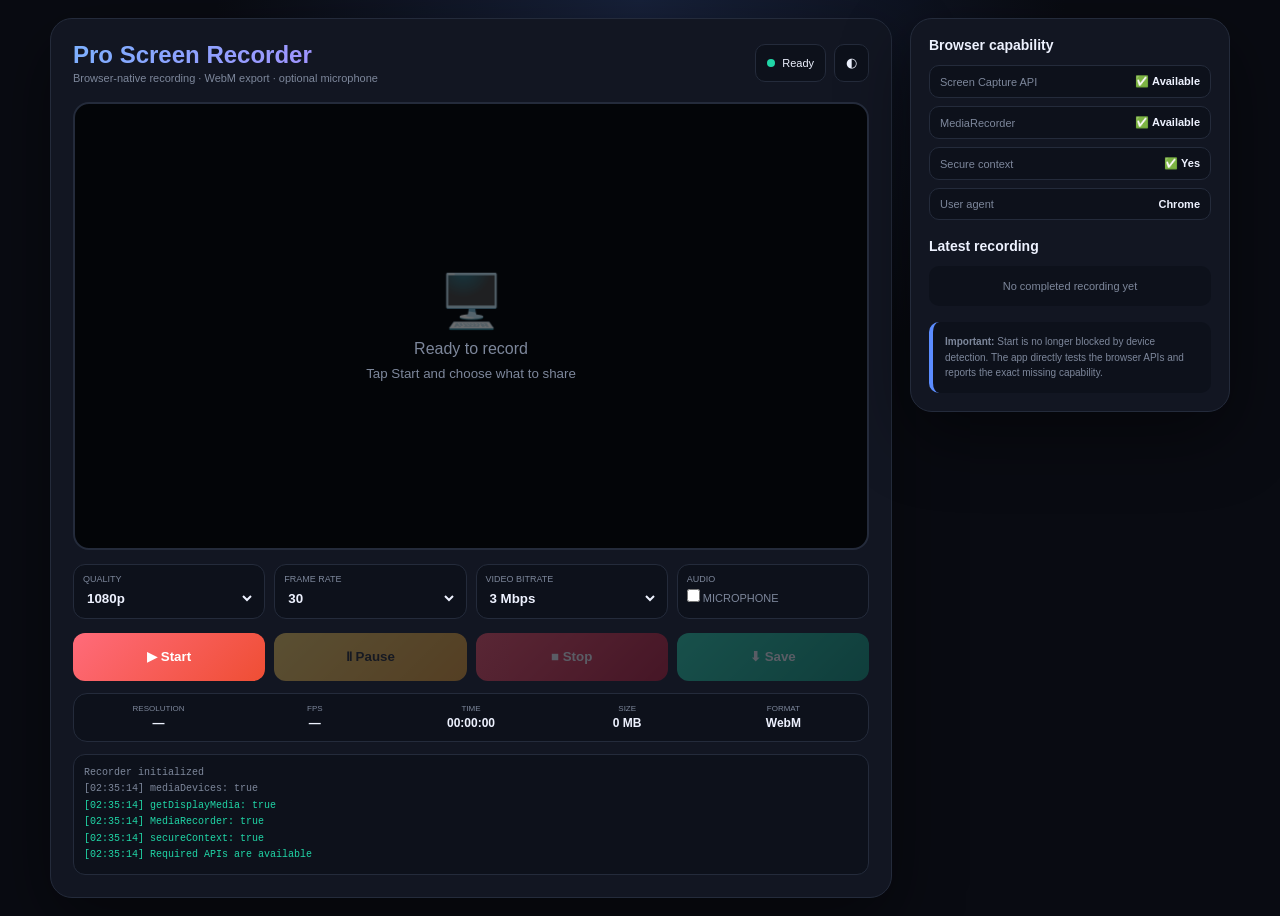
<file: index.html>
<!DOCTYPE html>
<html lang="en">
<head>
<meta charset="UTF-8">
<meta name="viewport" content="width=device-width,initial-scale=1,maximum-scale=1,user-scalable=no">
<title>Pro Screen Recorder</title>
<style>
:root{--bg:#090b12;--card:#121622;--panel:#0d111b;--line:#242b3b;--text:#eef2ff;--muted:#7d879b;--blue:#5b8cff;--green:#20d6a7;--red:#ff5f72;--gold:#ffd35a;--shadow:0 24px 70px rgba(0,0,0,.45)}[data-theme=light]{--bg:#eef2f7;--card:#fff;--panel:#f7f9fc;--line:#dde3ec;--text:#172033;--muted:#667085;--shadow:0 20px 55px rgba(42,52,72,.14)}*{box-sizing:border-box;margin:0;padding:0}body{font-family:-apple-system,BlinkMacSystemFont,"Segoe UI",sans-serif;background:radial-gradient(circle at top,#17213a 0,var(--bg) 38%);color:var(--text);min-height:100vh;padding:18px}.app{max-width:1180px;margin:auto;display:grid;grid-template-columns:minmax(0,1fr) 320px;gap:18px}.card,.side{background:var(--card);border:1px solid var(--line);border-radius:22px;box-shadow:var(--shadow)}.card{padding:22px}.side{padding:18px;height:max-content}.header{display:flex;justify-content:space-between;align-items:center;gap:12px;margin-bottom:18px}.brand h1{font-size:24px;background:linear-gradient(135deg,#7cb1ff,#aa8cff);-webkit-background-clip:text;color:transparent}.brand p{font-size:11px;color:var(--muted);margin-top:3px}.actions{display:flex;gap:8px;align-items:center}.icon-btn,.pill{border:1px solid var(--line);background:var(--panel);color:var(--text);border-radius:10px;min-height:38px;padding:8px 11px}.pill{display:flex;gap:7px;align-items:center;font-size:11px}.dot{width:8px;height:8px;border-radius:50%;background:#5d6677}.dot.ready{background:var(--green)}.dot.rec{background:var(--red);animation:pulse 1s infinite}.dot.pause{background:var(--gold)}@keyframes pulse{50%{opacity:.25}}.preview{position:relative;aspect-ratio:16/9;min-height:230px;background:#030508;border:2px solid var(--line);border-radius:16px;overflow:hidden}.preview.active{border-color:var(--red)}video{width:100%;height:100%;object-fit:contain;display:none}video.active{display:block}.placeholder{height:100%;display:flex;flex-direction:column;align-items:center;justify-content:center;text-align:center;color:var(--muted);gap:8px;padding:24px}.placeholder .big{font-size:52px;opacity:.45}.timer{position:absolute;top:12px;left:12px;background:rgba(0,0,0,.78);padding:7px 12px;border-radius:20px;font:600 13px monospace;display:none}.timer.show{display:block}.settings{display:grid;grid-template-columns:repeat(4,1fr);gap:9px;margin:14px 0}.field{background:var(--panel);border:1px solid var(--line);border-radius:12px;padding:9px}.field label{display:block;font-size:9px;text-transform:uppercase;color:var(--muted);margin-bottom:5px}.field select{width:100%;background:transparent;color:var(--text);border:0;outline:0;font-weight:600}.controls{display:grid;grid-template-columns:repeat(4,1fr);gap:9px;margin-bottom:12px}.btn{border:0;border-radius:12px;min-height:48px;color:white;font-weight:700}.btn:disabled{opacity:.3}.start{background:linear-gradient(135deg,#ff6b7a,#ef4e34)}.pause{background:linear-gradient(135deg,#ffd35a,#ec9d27);color:#222}.stop{background:linear-gradient(135deg,#ff4d61,#bd1730)}.save{background:linear-gradient(135deg,#27d6aa,#0b9a77)}.stats{display:grid;grid-template-columns:repeat(5,1fr);gap:7px;background:var(--panel);border:1px solid var(--line);border-radius:14px;padding:10px}.stat{text-align:center}.stat small{display:block;color:var(--muted);font-size:8px;text-transform:uppercase}.stat strong{font-size:12px}.log{margin-top:12px;background:var(--panel);border:1px solid var(--line);border-radius:12px;padding:10px;max-height:140px;overflow:auto;font:10px/1.65 monospace;color:var(--muted)}.ok{color:var(--green)}.err{color:var(--red)}.warn{color:var(--gold)}.side h2{font-size:14px;margin-bottom:12px}.support{display:grid;gap:8px}.support-row,.history-item{display:flex;justify-content:space-between;align-items:center;padding:9px 10px;background:var(--panel);border:1px solid var(--line);border-radius:10px;font-size:11px}.support-row span:first-child{color:var(--muted)}.history{margin-top:18px}.history-empty{font-size:11px;color:var(--muted);padding:14px;text-align:center;background:var(--panel);border-radius:10px}.note{margin-top:16px;padding:12px;background:var(--panel);border-left:4px solid var(--blue);border-radius:10px;font-size:10px;line-height:1.55;color:var(--muted)}@media(max-width:900px){.app{grid-template-columns:1fr}}@media(max-width:620px){body{padding:8px}.card{padding:13px}.brand h1{font-size:19px}.settings,.controls{grid-template-columns:1fr 1fr}.stats{grid-template-columns:repeat(3,1fr)}.preview{min-height:190px}}
</style>
</head>
<body>
<div class="app"><main class="card"><div class="header"><div class="brand"><h1>Pro Screen Recorder</h1><p>Browser-native recording · WebM export · optional microphone</p></div><div class="actions"><span class="pill"><span id="dot" class="dot"></span><span id="status">Checking</span></span><button id="theme" class="icon-btn">◐</button></div></div><div id="previewBox" class="preview"><video id="preview" autoplay muted playsinline></video><div id="placeholder" class="placeholder"><div class="big">🖥️</div><div id="placeholderTitle">Checking browser support</div><small id="placeholderText">Please wait…</small></div><div id="timer" class="timer">● 00:00:00</div></div><div class="settings"><div class="field"><label>Quality</label><select id="quality"><option value="720">720p</option><option value="1080" selected>1080p</option><option value="2160">4K request</option></select></div><div class="field"><label>Frame rate</label><select id="fps"><option>15</option><option selected>30</option><option>60</option></select></div><div class="field"><label>Video bitrate</label><select id="bitrate"><option value="1500000">1.5 Mbps</option><option value="3000000" selected>3 Mbps</option><option value="6000000">6 Mbps</option></select></div><div class="field"><label>Audio</label><label style="font-size:11px;color:var(--muted)"><input id="mic" type="checkbox"> Microphone</label></div></div><div class="controls"><button id="start" class="btn start">▶ Start</button><button id="pause" class="btn pause" disabled>Ⅱ Pause</button><button id="stop" class="btn stop" disabled>■ Stop</button><button id="save" class="btn save" disabled>⬇ Save</button></div><div class="stats"><div class="stat"><small>Resolution</small><strong id="resolution">—</strong></div><div class="stat"><small>FPS</small><strong id="fpsInfo">—</strong></div><div class="stat"><small>Time</small><strong id="time">00:00:00</strong></div><div class="stat"><small>Size</small><strong id="size">0 MB</strong></div><div class="stat"><small>Format</small><strong id="format">WebM</strong></div></div><div id="log" class="log"><div>Recorder initialized</div></div></main><aside class="side"><h2>Browser capability</h2><div class="support"><div class="support-row"><span>Screen Capture API</span><strong id="displaySupport">—</strong></div><div class="support-row"><span>MediaRecorder</span><strong id="recordSupport">—</strong></div><div class="support-row"><span>Secure context</span><strong id="secureSupport">—</strong></div><div class="support-row"><span>User agent</span><strong id="browserSupport">—</strong></div></div><div class="history"><h2>Latest recording</h2><div id="history"><div class="history-empty">No completed recording yet</div></div></div><div class="note"><strong>Important:</strong> Start is no longer blocked by device detection. The app directly tests the browser APIs and reports the exact missing capability.</div></aside></div>
<script>
const $=id=>document.getElementById(id);const s={stream:null,mic:null,rec:null,chunks:[],blob:null,recording:false,start:0,tick:null,mime:'video/webm'};const e={start:$('start'),pause:$('pause'),stop:$('stop'),save:$('save'),video:$('preview'),box:$('previewBox'),ph:$('placeholder'),pt:$('placeholderTitle'),ps:$('placeholderText'),dot:$('dot'),status:$('status'),timer:$('timer'),time:$('time'),size:$('size'),res:$('resolution'),fps:$('fpsInfo'),format:$('format'),log:$('log'),history:$('history')};
function log(m,c=''){const d=document.createElement('div');d.className=c;d.textContent='['+new Date().toTimeString().slice(0,8)+'] '+m;e.log.appendChild(d);e.log.scrollTop=e.log.scrollHeight}function state(t,c=''){e.status.textContent=t;e.dot.className='dot '+c}function duration(ms){const n=Math.floor(ms/1000);return[String(Math.floor(n/3600)).padStart(2,'0'),String(Math.floor(n%3600/60)).padStart(2,'0'),String(n%60).padStart(2,'0')].join(':')}function chooseMime(){return['video/webm;codecs=vp9,opus','video/webm;codecs=vp8,opus','video/webm'].find(x=>MediaRecorder.isTypeSupported(x))||'video/webm'}
function capabilities(){const media=!!navigator.mediaDevices;const display=media&&typeof navigator.mediaDevices.getDisplayMedia==='function';const recorder=typeof window.MediaRecorder==='function';const secure=window.isSecureContext;displaySupport.textContent=display?'✅ Available':'❌ Missing';recordSupport.textContent=recorder?'✅ Available':'❌ Missing';secureSupport.textContent=secure?'✅ Yes':'⚠️ No';browserSupport.textContent=navigator.userAgent.includes('SamsungBrowser')?'Samsung':navigator.userAgent.includes('Chrome')?'Chrome':'Other';log('mediaDevices: '+media+(media?'':' (missing)'));log('getDisplayMedia: '+display,display?'ok':'err');log('MediaRecorder: '+recorder,recorder?'ok':'err');log('secureContext: '+secure,secure?'ok':'warn');return{display,recorder}}
function init(){const c=capabilities();const ok=c.display&&c.recorder;e.start.disabled=!ok;if(ok){state('Ready','ready');e.pt.textContent='Ready to record';e.ps.textContent='Tap Start and choose what to share';log('Required APIs are available','ok')}else{state('Unavailable');e.pt.textContent='Screen capture unavailable';e.ps.textContent=!c.display?'This browser page does not expose getDisplayMedia':'MediaRecorder is missing';log('Required capability is unavailable','err')}}
async function start(){if(s.recording)return;const c=capabilities();if(!c.display||!c.recorder){init();return}e.start.disabled=true;state('Requesting');try{const q=Number($('quality').value),fps=Number($('fps').value);const screen=await navigator.mediaDevices.getDisplayMedia({video:{height:{ideal:q},frameRate:{ideal:fps}},audio:true});if($('mic').checked){try{s.mic=await navigator.mediaDevices.getUserMedia({audio:{echoCancellation:true,noiseSuppression:true},video:false});s.mic.getAudioTracks().forEach(t=>screen.addTrack(t));log('Microphone added','ok')}catch(err){log('Microphone unavailable: '+err.message,'warn')}}s.stream=screen;s.chunks=[];s.mime=chooseMime();s.rec=new MediaRecorder(screen,{mimeType:s.mime,videoBitsPerSecond:Number($('bitrate').value)});s.rec.ondataavailable=x=>{if(x.data?.size){s.chunks.push(x.data);e.size.textContent=(s.chunks.reduce((a,b)=>a+b.size,0)/1048576).toFixed(1)+' MB'}};s.rec.onstop=complete;s.rec.start(1000);s.recording=true;s.start=Date.now();e.video.srcObject=screen;await e.video.play();e.video.classList.add('active');e.ph.style.display='none';e.box.classList.add('active');e.timer.classList.add('show');e.pause.disabled=false;e.stop.disabled=false;state('Recording','rec');const settings=screen.getVideoTracks()[0]?.getSettings()||{};e.res.textContent=settings.width&&settings.height?settings.width+'×'+settings.height:'Auto';e.fps.textContent=settings.frameRate?Math.round(settings.frameRate):fps;s.tick=setInterval(()=>{const t=duration(Date.now()-s.start);e.time.textContent=t;e.timer.textContent='● '+t},250);screen.getVideoTracks()[0].onended=stop;log('Recording started','ok')}catch(err){e.start.disabled=false;state('Ready','ready');log(err.name+': '+err.message,'err')}}
function pause(){if(!s.rec)return;if(s.rec.state==='recording'){s.rec.pause();e.pause.textContent='▶ Resume';state('Paused','pause')}else if(s.rec.state==='paused'){s.rec.resume();e.pause.textContent='Ⅱ Pause';state('Recording','rec')}}function stop(){if(!s.recording)return;s.recording=false;clearInterval(s.tick);if(s.rec&&s.rec.state!=='inactive')s.rec.stop();s.stream?.getTracks().forEach(t=>t.stop());s.mic?.getTracks().forEach(t=>t.stop());s.stream=s.mic=null;e.stop.disabled=e.pause.disabled=true;e.timer.classList.remove('show');e.video.classList.remove('active');e.video.srcObject=null;e.ph.style.display='flex';e.box.classList.remove('active');e.start.disabled=false;state('Stopped');log('Recording stopped')}
function complete(){s.blob=new Blob(s.chunks,{type:s.mime});e.save.disabled=!s.blob.size;e.format.textContent=s.mime.includes('vp9')?'WebM VP9':s.mime.includes('vp8')?'WebM VP8':'WebM';e.history.innerHTML='<div class="history-item"><span>'+new Date().toLocaleTimeString()+'</span><strong>'+(s.blob.size/1048576).toFixed(1)+' MB</strong></div>';log('Recording ready to save','ok')}function save(){if(!s.blob)return;const u=URL.createObjectURL(s.blob),a=document.createElement('a');a.href=u;a.download='screen-recording-'+new Date().toISOString().replace(/[:.]/g,'-')+'.webm';a.click();setTimeout(()=>URL.revokeObjectURL(u),5000)}
e.start.onclick=start;e.pause.onclick=pause;e.stop.onclick=stop;e.save.onclick=save;$('theme').onclick=()=>{document.documentElement.dataset.theme=document.documentElement.dataset.theme==='light'?'dark':'light'};window.addEventListener('beforeunload',()=>s.stream?.getTracks().forEach(t=>t.stop()));init();
</script>
</body></html>
</file>
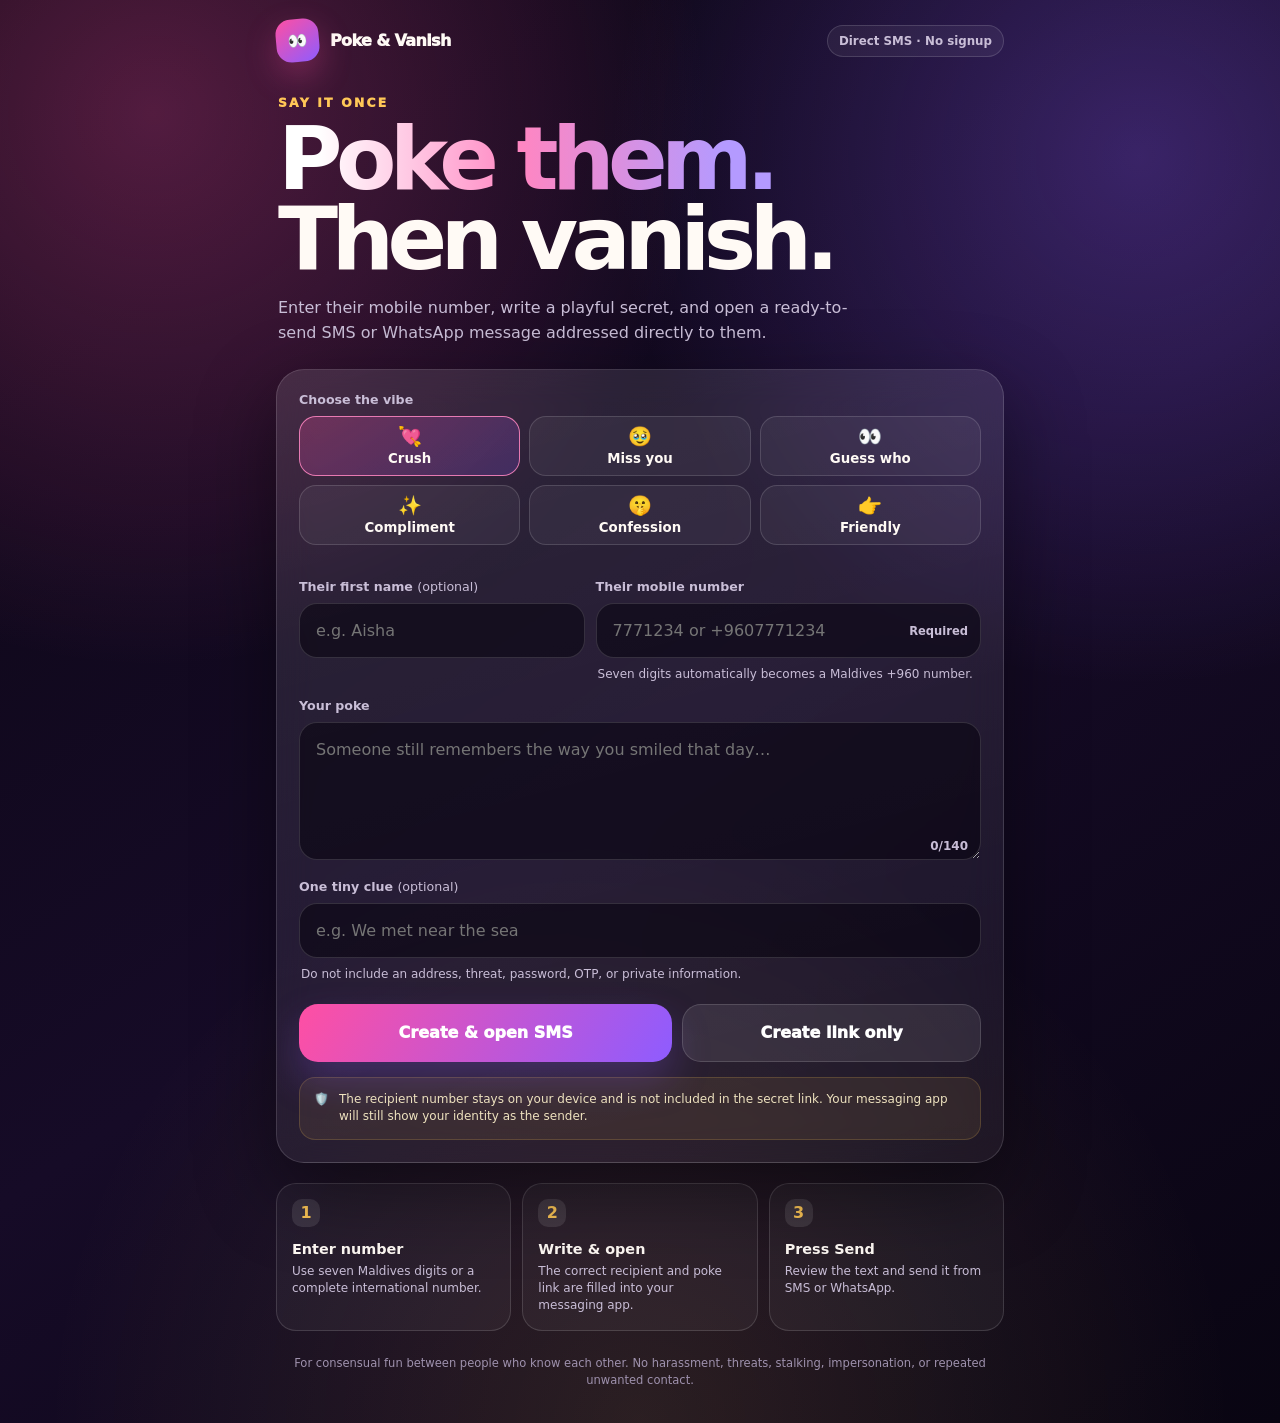
<file: poke/index.html>
<!doctype html>
<html lang="en">
<head>
<meta charset="utf-8">
<meta name="viewport" content="width=device-width,initial-scale=1,viewport-fit=cover">
<meta name="theme-color" content="#10071c">
<title>Poke & Vanish</title>
<style>
:root{--bg:#0d0718;--panel:rgba(255,255,255,.075);--line:rgba(255,255,255,.14);--text:#fffaf5;--muted:#c9bed7;--pink:#ff4fa3;--violet:#8e5cff;--gold:#ffc857;--green:#39d98a;--blue:#5a9cff;--shadow:0 28px 80px rgba(0,0,0,.44)}
*{box-sizing:border-box}html{background:var(--bg)}body{margin:0;min-height:100vh;min-height:100dvh;color:var(--text);font-family:Inter,system-ui,-apple-system,"Segoe UI",sans-serif;background:radial-gradient(circle at 12% 8%,rgba(255,79,163,.29),transparent 32%),radial-gradient(circle at 89% 11%,rgba(142,92,255,.31),transparent 31%),radial-gradient(circle at 50% 100%,rgba(255,200,87,.12),transparent 38%),linear-gradient(145deg,#0b0613,#160b27 52%,#090512);overflow-x:hidden}button,input,textarea{font:inherit}.shell{width:min(100%,760px);margin:auto;padding:max(19px,env(safe-area-inset-top)) 16px max(30px,env(safe-area-inset-bottom))}.top{display:flex;align-items:center;justify-content:space-between;margin-bottom:24px}.brand{display:flex;align-items:center;gap:11px;font-weight:950;letter-spacing:-.04em}.logo{display:grid;place-items:center;width:43px;height:43px;border-radius:15px;background:linear-gradient(145deg,var(--pink),var(--violet));box-shadow:0 13px 32px rgba(255,79,163,.3);transform:rotate(-5deg)}.pill{padding:8px 11px;border:1px solid var(--line);border-radius:999px;background:rgba(255,255,255,.055);color:var(--muted);font-size:.74rem;font-weight:800}.hero{padding:10px 2px 23px}.eyebrow{margin:0 0 9px;color:var(--gold);font-size:.77rem;font-weight:950;text-transform:uppercase;letter-spacing:.18em}h1{margin:0;font-size:clamp(2.45rem,11vw,5.5rem);line-height:.91;letter-spacing:-.075em}.gradient{background:linear-gradient(90deg,#fff 8%,#ff86c2 49%,#b49aff 90%);background-clip:text;-webkit-background-clip:text;color:transparent}.lead{max-width:585px;margin:17px 0 0;color:var(--muted);line-height:1.56}.card{border:1px solid var(--line);border-radius:28px;background:linear-gradient(165deg,rgba(255,255,255,.11),rgba(255,255,255,.043));box-shadow:var(--shadow);backdrop-filter:blur(18px);-webkit-backdrop-filter:blur(18px);overflow:hidden}.composer,.result{padding:22px}.label{display:block;margin-bottom:9px;color:var(--muted);font-size:.79rem;font-weight:850}.moods{display:grid;grid-template-columns:repeat(3,1fr);gap:9px;margin-bottom:19px}.mood{min-height:60px;border:1px solid var(--line);border-radius:17px;background:rgba(255,255,255,.052);color:var(--text);cursor:pointer;transition:.18s}.mood:hover{transform:translateY(-2px)}.mood.active{border-color:rgba(255,134,194,.86);background:linear-gradient(145deg,rgba(255,79,163,.24),rgba(142,92,255,.2))}.mood span{display:block;font-size:1.2rem}.mood small{font-weight:850}.row{display:grid;grid-template-columns:1fr 1.35fr;gap:11px}.field{margin-top:15px}input,textarea{width:100%;border:1px solid var(--line);border-radius:18px;outline:none;color:var(--text);background:rgba(7,3,14,.54);transition:.18s}input{height:55px;padding:0 16px}textarea{min-height:138px;resize:vertical;padding:15px 16px 38px;line-height:1.5}input:focus,textarea:focus{border-color:rgba(255,79,163,.74);box-shadow:0 0 0 4px rgba(255,79,163,.1)}.input-wrap,.phone-wrap{position:relative}.counter{position:absolute;right:13px;bottom:11px;color:var(--muted);font-size:.75rem;font-weight:850}.phone-state{position:absolute;right:13px;top:50%;transform:translateY(-50%);font-size:.72rem;font-weight:900;color:var(--muted);pointer-events:none}.phone-state.ok{color:#79ebb7}.phone-state.bad{color:#ff8c97}.helper{margin:8px 2px 0;color:var(--muted);font-size:.75rem;line-height:1.45}.actions{display:grid;grid-template-columns:1.25fr 1fr;gap:10px;margin-top:20px}.btn{min-height:58px;border-radius:19px;color:#fff;font-weight:950;cursor:pointer;transition:.18s}.btn:hover,.share:hover{transform:translateY(-2px);filter:brightness(1.06)}.btn:active,.share:active{transform:scale(.985)}.primary{border:0;background:linear-gradient(120deg,var(--pink),var(--violet));box-shadow:0 18px 38px rgba(142,92,255,.25)}.secondary{border:1px solid var(--line);background:rgba(255,255,255,.085)}.notice{display:flex;gap:10px;margin-top:15px;padding:13px 14px;border-radius:16px;background:rgba(255,200,87,.08);border:1px solid rgba(255,200,87,.18);color:#eee2bf;font-size:.75rem;line-height:1.45}.result{display:none;margin-top:18px}.result.show{display:block;animation:rise .35s ease both}@keyframes rise{from{opacity:0;transform:translateY(12px)}to{opacity:1;transform:none}}.result h2{margin:0 0 7px;font-size:1.45rem;letter-spacing:-.04em}.result p{margin:0;color:var(--muted);line-height:1.5}.recipient-badge{display:inline-flex;margin-top:14px;padding:8px 11px;border-radius:999px;background:rgba(90,156,255,.12);border:1px solid rgba(90,156,255,.23);color:#dceaff;font-size:.78rem;font-weight:850}.linkbox{display:flex;align-items:center;gap:9px;margin:13px 0 12px;padding:9px 9px 9px 14px;border-radius:16px;border:1px solid var(--line);background:rgba(5,2,10,.46)}.linkbox code{min-width:0;flex:1;overflow:hidden;text-overflow:ellipsis;white-space:nowrap;color:#eddfff;font-size:.75rem}.copy{padding:10px 13px;border:0;border-radius:13px;color:#fff;background:rgba(255,255,255,.13);font-weight:850;cursor:pointer}.share-grid{display:grid;grid-template-columns:1fr 1fr;gap:10px}.share{min-height:53px;border-radius:15px;color:#fff;font-weight:900;cursor:pointer;transition:.18s}.sms{background:rgba(90,156,255,.16);border:1px solid rgba(90,156,255,.3)}.wa{background:rgba(57,217,138,.14);border:1px solid rgba(57,217,138,.29)}.how{display:grid;grid-template-columns:repeat(3,1fr);gap:11px;margin-top:20px}.step{padding:15px;min-height:128px;border-radius:20px;border:1px solid var(--line);background:rgba(255,255,255,.042)}.step b{display:grid;place-items:center;width:28px;height:28px;margin-bottom:14px;border-radius:10px;background:rgba(255,255,255,.11);color:var(--gold)}.step strong{display:block;margin-bottom:6px;font-size:.9rem}.step p{margin:0;color:var(--muted);font-size:.75rem;line-height:1.45}footer{padding:24px 3px 4px;color:#9e91ad;font-size:.72rem;line-height:1.5;text-align:center}.viewer-shell{display:none;min-height:calc(100dvh - 45px);align-items:center;justify-content:center}body.viewer .creator-shell{display:none}body.viewer .viewer-shell{display:flex}.viewer-card{width:100%;padding:29px 22px;text-align:center}.orb{display:grid;place-items:center;width:94px;height:94px;margin:0 auto 20px;border-radius:32px;font-size:2.7rem;background:linear-gradient(145deg,rgba(255,79,163,.92),rgba(142,92,255,.92));box-shadow:0 20px 70px rgba(255,79,163,.32);animation:float 2.4s ease-in-out infinite}@keyframes float{0%,100%{transform:translateY(0) rotate(-4deg)}50%{transform:translateY(-9px) rotate(4deg)}}.viewer-card h1{font-size:clamp(2.2rem,11vw,4.5rem);line-height:.98}.to-name{margin:13px 0 0;color:var(--gold);font-weight:900}.reveal{width:100%;margin-top:24px}.secret{display:none;margin-top:22px;padding:25px 18px;border-radius:23px;border:1px solid rgba(255,255,255,.16);background:rgba(255,255,255,.075)}.secret.show{display:block;animation:pop .42s ease both}@keyframes pop{from{opacity:0;transform:scale(.92)}to{opacity:1;transform:scale(1)}}.secret-message{margin:0;font-size:clamp(1.35rem,6vw,2.25rem);line-height:1.3;letter-spacing:-.035em;overflow-wrap:anywhere}.clue{margin:17px 0 0;color:#e0d2ed}.timer{width:100%;height:7px;margin:22px 0 10px;overflow:hidden;border-radius:999px;background:rgba(255,255,255,.1)}.timer div{height:100%;width:100%;background:linear-gradient(90deg,var(--pink),var(--gold));transform-origin:left}.countdown{margin:0;color:var(--muted);font-size:.77rem}.vanished{display:none}.vanished.show{display:block;animation:rise .35s ease both}.report-row{display:flex;justify-content:center;gap:8px;margin-top:20px}.mini{border:1px solid var(--line);border-radius:999px;padding:8px 12px;color:var(--muted);background:rgba(255,255,255,.04);cursor:pointer;font-size:.75rem}.toast{position:fixed;left:50%;bottom:max(22px,env(safe-area-inset-bottom));z-index:50;transform:translate(-50%,20px);padding:12px 16px;border-radius:999px;color:#fff;background:rgba(17,10,29,.96);border:1px solid var(--line);box-shadow:var(--shadow);opacity:0;pointer-events:none;transition:.2s;font-size:.8rem;font-weight:850}.toast.show{opacity:1;transform:translate(-50%,0)}
@media(max-width:560px){.shell{padding-inline:14px}.composer,.result{padding:17px}.moods{grid-template-columns:repeat(2,1fr)}.row,.actions,.share-grid,.how{grid-template-columns:1fr}.step{min-height:auto}.pill{display:none}}
</style>
</head>
<body>
<main class="shell creator-shell">
<header class="top"><div class="brand"><span class="logo">👀</span>Poke & Vanish</div><span class="pill">Direct SMS · No signup</span></header>
<section class="hero"><p class="eyebrow">Say it once</p><h1><span class="gradient">Poke them.</span><br>Then vanish.</h1><p class="lead">Enter their mobile number, write a playful secret, and open a ready-to-send SMS or WhatsApp message addressed directly to them.</p></section>
<section class="card composer">
<span class="label">Choose the vibe</span>
<div class="moods">
<button class="mood active" data-emoji="💘"><span>💘</span><small>Crush</small></button><button class="mood" data-emoji="🥹"><span>🥹</span><small>Miss you</small></button><button class="mood" data-emoji="👀"><span>👀</span><small>Guess who</small></button><button class="mood" data-emoji="✨"><span>✨</span><small>Compliment</small></button><button class="mood" data-emoji="🤫"><span>🤫</span><small>Confession</small></button><button class="mood" data-emoji="👉"><span>👉</span><small>Friendly</small></button>
</div>
<div class="row"><div class="field"><label class="label" for="recipient">Their first name <span style="font-weight:500">(optional)</span></label><input id="recipient" maxlength="32" placeholder="e.g. Aisha"></div><div class="field"><label class="label" for="phone">Their mobile number</label><div class="phone-wrap"><input id="phone" type="tel" inputmode="tel" autocomplete="tel" maxlength="22" placeholder="7771234 or +9607771234"><span id="phoneState" class="phone-state">Required</span></div><p class="helper">Seven digits automatically becomes a Maldives +960 number.</p></div></div>
<div class="field"><label class="label" for="message">Your poke</label><div class="input-wrap"><textarea id="message" maxlength="140" placeholder="Someone still remembers the way you smiled that day…"></textarea><span class="counter"><span id="count">0</span>/140</span></div></div>
<div class="field"><label class="label" for="clue">One tiny clue <span style="font-weight:500">(optional)</span></label><input id="clue" maxlength="45" placeholder="e.g. We met near the sea"><p class="helper">Do not include an address, threat, password, OTP, or private information.</p></div>
<div class="actions"><button id="smsNow" class="btn primary">Create & open SMS</button><button id="create" class="btn secondary">Create link only</button></div>
<div class="notice"><span>🛡️</span><span>The recipient number stays on your device and is not included in the secret link. Your messaging app will still show your identity as the sender.</span></div>
</section>
<section id="result" class="card result"><h2>Your poke is ready 👀</h2><p>The link is addressed to the number you entered.</p><span id="recipientBadge" class="recipient-badge">📱 Recipient</span><div class="linkbox"><code id="pokeLink"></code><button id="copy" class="copy">Copy</button></div><div class="share-grid"><button id="sms" class="share sms">Open SMS to this number</button><button id="whatsapp" class="share wa">Open WhatsApp chat</button></div></section>
<section class="how"><article class="step"><b>1</b><strong>Enter number</strong><p>Use seven Maldives digits or a complete international number.</p></article><article class="step"><b>2</b><strong>Write & open</strong><p>The correct recipient and poke link are filled into your messaging app.</p></article><article class="step"><b>3</b><strong>Press Send</strong><p>Review the text and send it from SMS or WhatsApp.</p></article></section>
<footer>For consensual fun between people who know each other. No harassment, threats, stalking, impersonation, or repeated unwanted contact.</footer>
</main>
<main class="shell viewer-shell"><section class="card viewer-card"><div id="viewerIntro"><div id="viewerEmoji" class="orb">👀</div><p class="eyebrow">A secret poke arrived</p><h1><span class="gradient">Someone noticed you.</span></h1><p id="viewerName" class="to-name"></p><p class="lead" style="margin-inline:auto">Open it when ready. It disappears after reveal.</p><button id="reveal" class="btn primary reveal">Reveal once</button></div><div id="secret" class="secret"><p id="secretMessage" class="secret-message"></p><p id="secretClue" class="clue"></p><div class="timer"><div id="timerBar"></div></div><p class="countdown">Vanishing in <strong id="seconds">15</strong> seconds</p></div><div id="vanished" class="vanished"><div class="orb">💨</div><h2>It vanished.</h2><button id="makeOwn" class="btn primary reveal">Send your own poke</button></div><div id="reportRow" class="report-row"><button id="report" class="mini">Report</button><button id="leave" class="mini">Leave</button></div></section></main>
<div id="toast" class="toast"></div>
<script>
(()=>{'use strict';const $=id=>document.getElementById(id),moods=[...document.querySelectorAll('.mood')],recipient=$('recipient'),phone=$('phone'),phoneState=$('phoneState'),message=$('message'),clue=$('clue'),result=$('result'),toast=$('toast');let emoji='💘',link='',target='',timer=null;
const notify=t=>{toast.textContent=t;toast.classList.add('show');clearTimeout(notify.t);notify.t=setTimeout(()=>toast.classList.remove('show'),2200)};
const normalize=v=>{let n=v.trim().replace(/[\s().-]/g,'');if(n.startsWith('00'))n='+'+n.slice(2);if(/^\d{7}$/.test(n))n='+960'+n;if(/^960\d{7}$/.test(n))n='+'+n;return n};const valid=n=>/^\+[1-9]\d{7,14}$/.test(n);const checkPhone=()=>{const n=normalize(phone.value),ok=valid(n);phoneState.textContent=phone.value.trim()?(ok?'Ready':'Check number'):'Required';phoneState.className='phone-state '+(phone.value.trim()?(ok?'ok':'bad'):'');return{n,ok}};
const enc=o=>{const a=new TextEncoder().encode(JSON.stringify(o));let b='';a.forEach(x=>b+=String.fromCharCode(x));return btoa(b).replace(/\+/g,'-').replace(/\//g,'_').replace(/=+$/g,'')};const dec=s=>{s=s.replace(/-/g,'+').replace(/_/g,'/');s+='='.repeat((4-s.length%4)%4);const b=atob(s),a=Uint8Array.from(b,c=>c.charCodeAt(0));return JSON.parse(new TextDecoder().decode(a))};const fp=s=>{let h=2166136261;for(let i=0;i<s.length;i++){h^=s.charCodeAt(i);h=Math.imul(h,16777619)}return(h>>>0).toString(36)};
moods.forEach(b=>b.onclick=()=>{moods.forEach(x=>x.classList.remove('active'));b.classList.add('active');emoji=b.dataset.emoji});message.oninput=()=>{$('count').textContent=message.value.length};phone.oninput=checkPhone;phone.onblur=()=>{const s=checkPhone();if(s.ok)phone.value=s.n};
function create(){const s=checkPhone(),text=message.value.trim(),hint=clue.value.trim();if(!s.ok){notify('Enter a valid recipient mobile number');phone.focus();return false}if(text.length<3){notify('Write a message first');message.focus();return false}if(/\b(kill|murder|rape|attack|bomb|suicide|password|otp)\b/i.test(text+' '+hint)){notify('Keep the poke safe and playful');return false}const token=enc({v:1,m:text,n:recipient.value.trim().slice(0,32),c:hint.slice(0,45),e:emoji});link=`${location.origin}${location.pathname}?open=1#${token}`;target=s.n;phone.value=target;$('pokeLink').textContent=link;$('recipientBadge').textContent='📱 '+target;result.classList.add('show');return true}
const text=()=>`👀 Someone sent you a disappearing poke. Open it once: ${link}`;function openSms(){if(!link&&!create())return;const sep=/iPhone|iPad|iPod/i.test(navigator.userAgent)?'&':'?';location.href=`sms:${target}${sep}body=${encodeURIComponent(text())}`}
$('create').onclick=()=>{if(create())result.scrollIntoView({behavior:'smooth'})};$('smsNow').onclick=()=>{if(create())openSms()};$('sms').onclick=openSms;$('whatsapp').onclick=()=>{if(!link&&!create())return;location.href=`https://wa.me/${target.replace(/^\+/,'')}?text=${encodeURIComponent(text())}`};$('copy').onclick=async()=>{if(!link&&!create())return;try{await navigator.clipboard.writeText(link);notify('Poke link copied')}catch(e){prompt('Copy this link:',link)}};
function gone(id){clearInterval(timer);try{localStorage.setItem('poke-'+id,'1')}catch(e){}$('viewerIntro').style.display='none';$('secret').classList.remove('show');$('reportRow').style.display='none';$('vanished').classList.add('show');try{history.replaceState(null,'',location.pathname)}catch(e){}}
function viewer(){const q=new URLSearchParams(location.search);if(q.get('open')!=='1'||!location.hash.slice(1))return;document.body.classList.add('viewer');const raw=location.hash.slice(1),id=fp(raw);let p;try{p=dec(raw);if(!p||p.v!==1)throw 0}catch(e){$('viewerIntro').innerHTML='<div class="orb">🫥</div><h2>Invalid poke</h2>';$('reportRow').style.display='none';return}try{if(localStorage.getItem('poke-'+id)==='1'){gone(id);return}}catch(e){}$('viewerEmoji').textContent=p.e||'👀';$('viewerName').textContent=p.n?'For '+p.n:'';$('secretMessage').textContent='“'+String(p.m).slice(0,140)+'”';$('secretClue').textContent=p.c?'Tiny clue: '+String(p.c).slice(0,45):'';$('reveal').onclick=()=>{$('viewerIntro').style.display='none';$('secret').classList.add('show');let n=15;$('timerBar').style.transition='transform 15s linear';requestAnimationFrame(()=>$('timerBar').style.transform='scaleX(0)');timer=setInterval(()=>{$('seconds').textContent=--n;if(n<=0)gone(id)},1000)};$('report').onclick=()=>gone(id);$('leave').onclick=()=>gone(id);$('makeOwn').onclick=()=>location.href=location.pathname}viewer()})();
</script>
</body>
</html>
</file>
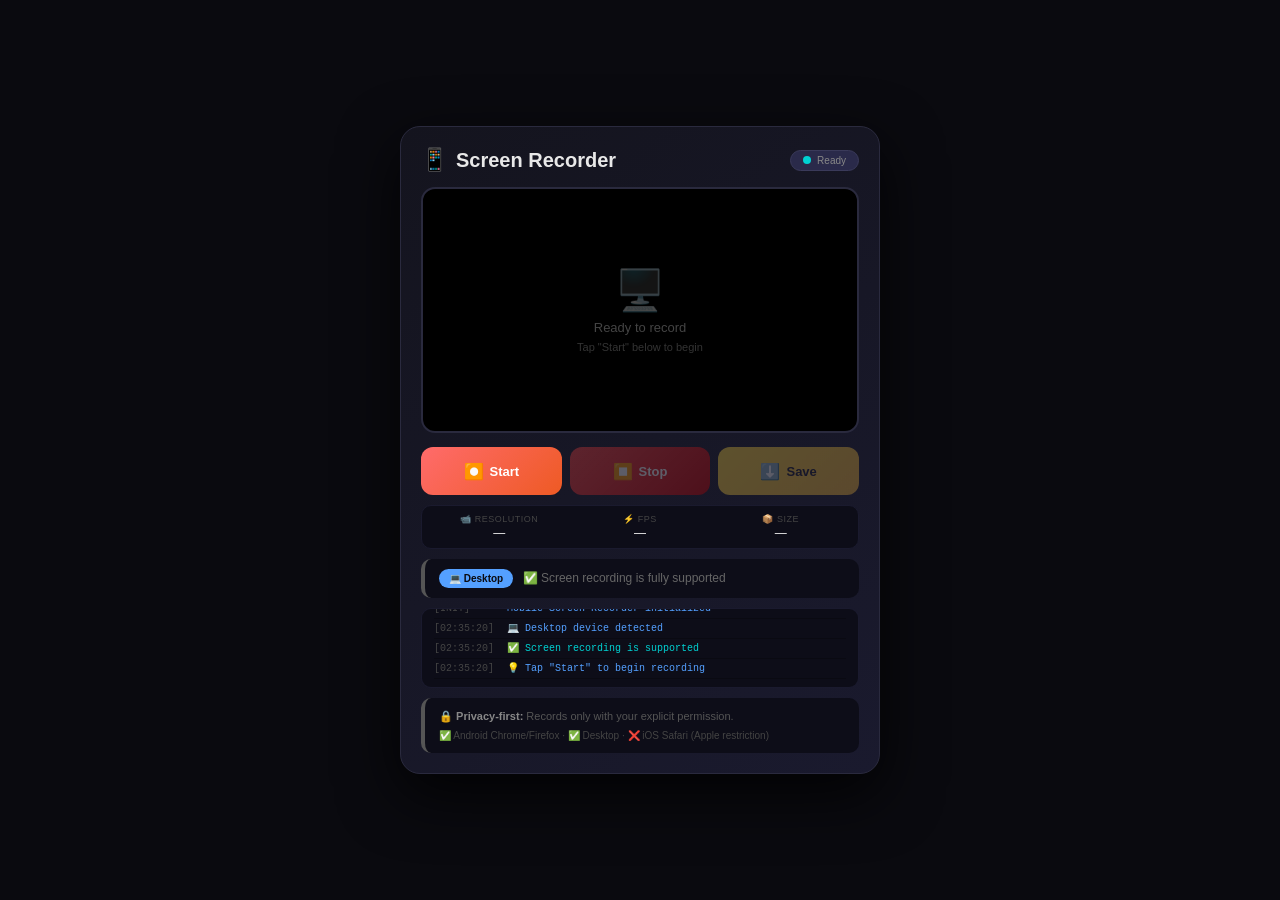
<file: original-one-file.html>
<!DOCTYPE html>
<html lang="en">
<head>
    <meta charset="UTF-8" />
    <meta name="viewport" content="width=device-width, initial-scale=1.0, maximum-scale=1.0, user-scalable=no" />
    <title>📱 Screen Recorder</title>
    <style>
        * {
            margin: 0;
            padding: 0;
            box-sizing: border-box;
        }

        body {
            font-family: -apple-system, BlinkMacSystemFont, 'Segoe UI', Roboto, sans-serif;
            background: #0a0a0f;
            color: #e8e8e8;
            min-height: 100vh;
            display: flex;
            justify-content: center;
            align-items: center;
            padding: 12px;
            touch-action: manipulation;
        }

        .container {
            max-width: 480px;
            width: 100%;
            background: linear-gradient(145deg, #14141e, #1a1a2e);
            border-radius: 20px;
            padding: 20px;
            border: 1px solid #2a2a3e;
            box-shadow: 0 20px 60px rgba(0, 0, 0, 0.8);
        }

        .header {
            display: flex;
            justify-content: space-between;
            align-items: center;
            margin-bottom: 14px;
        }

        .header h1 {
            font-size: 20px;
            font-weight: 700;
            display: flex;
            align-items: center;
            gap: 8px;
        }

        .header h1 .icon {
            font-size: 22px;
        }

        .badge {
            font-size: 10px;
            padding: 4px 12px;
            border-radius: 20px;
            background: #2a2a4a;
            color: #888;
            border: 1px solid #3a3a5a;
            display: flex;
            align-items: center;
            gap: 6px;
        }

        .badge .dot {
            width: 8px;
            height: 8px;
            border-radius: 50%;
            display: inline-block;
        }

        .badge .dot.idle {
            background: #555;
        }
        .badge .dot.ready {
            background: #00d2d3;
        }
        .badge .dot.recording {
            background: #ff4444;
            animation: blink 1s infinite;
        }
        .badge .dot.error {
            background: #ff4444;
        }
        .badge .dot.unsupported {
            background: #ffd93d;
        }

        @keyframes blink {
            0%,
            100% {
                opacity: 1;
            }
            50% {
                opacity: 0.2;
            }
        }

        /* ─── Preview ─────────────────────────────────────────────── */

        .preview-wrapper {
            position: relative;
            border-radius: 14px;
            overflow: hidden;
            background: #000;
            border: 2px solid #2a2a3e;
            aspect-ratio: 16/9;
            min-height: 180px;
        }

        .preview-wrapper.active {
            border-color: #ff4444;
        }

        #preview {
            width: 100%;
            height: 100%;
            object-fit: contain;
            display: none;
        }

        #preview.active {
            display: block;
        }

        .placeholder {
            width: 100%;
            height: 100%;
            display: flex;
            flex-direction: column;
            justify-content: center;
            align-items: center;
            color: #444;
            font-size: 13px;
            gap: 6px;
            padding: 20px;
            text-align: center;
        }

        .placeholder .icon {
            font-size: 40px;
            opacity: 0.3;
        }

        .placeholder .sub {
            font-size: 11px;
            color: #333;
        }

        /* ─── Timer Overlay ───────────────────────────────────────── */

        .timer-overlay {
            position: absolute;
            top: 10px;
            left: 10px;
            background: rgba(0, 0, 0, 0.85);
            padding: 5px 14px;
            border-radius: 20px;
            font-size: 14px;
            font-weight: 600;
            font-variant-numeric: tabular-nums;
            display: none;
            backdrop-filter: blur(8px);
            border: 1px solid rgba(255, 68, 68, 0.3);
            align-items: center;
            gap: 8px;
        }

        .timer-overlay.active {
            display: flex;
        }

        .timer-overlay .live-dot {
            width: 8px;
            height: 8px;
            border-radius: 50%;
            background: #ff4444;
            animation: blink 1s infinite;
        }

        /* ─── Controls ────────────────────────────────────────────── */

        .controls {
            display: grid;
            grid-template-columns: 1fr 1fr 1fr;
            gap: 8px;
            margin: 14px 0 10px 0;
        }

        .btn {
            padding: 14px 10px;
            border: none;
            border-radius: 12px;
            font-size: 13px;
            font-weight: 600;
            cursor: pointer;
            transition: all 0.2s ease;
            display: flex;
            align-items: center;
            justify-content: center;
            gap: 6px;
            touch-action: manipulation;
            -webkit-tap-highlight-color: transparent;
            min-height: 48px;
        }

        .btn:disabled {
            opacity: 0.3;
            cursor: not-allowed;
            transform: none !important;
        }

        .btn:active:not(:disabled) {
            transform: scale(0.94);
        }

        .btn-primary {
            background: linear-gradient(135deg, #ff6b6b, #ee5a24);
            color: #fff;
        }

        .btn-danger {
            background: linear-gradient(135deg, #ff4444, #cc0000);
            color: #fff;
        }

        .btn-gold {
            background: linear-gradient(135deg, #ffd93d, #f6b93b);
            color: #1a1a2e;
        }

        .btn-secondary {
            background: #2a2a3e;
            color: #aaa;
            border: 1px solid #3a3a5a;
        }

        .btn-secondary:active:not(:disabled) {
            background: #3a3a5a;
        }

        .btn .icon {
            font-size: 16px;
        }

        /* ─── Status Bar ───────────────────────────────────────────── */

        .status-bar {
            display: grid;
            grid-template-columns: 1fr 1fr 1fr;
            gap: 6px;
            margin-bottom: 10px;
            padding: 8px 10px;
            background: #0d0d18;
            border-radius: 10px;
            border: 1px solid #1a1a2e;
            font-size: 11px;
            color: #666;
        }

        .status-item {
            display: flex;
            flex-direction: column;
            align-items: center;
            gap: 2px;
        }

        .status-item .label {
            font-size: 9px;
            text-transform: uppercase;
            letter-spacing: 0.5px;
            color: #444;
        }

        .status-item .value {
            color: #eee;
            font-weight: 500;
            font-size: 12px;
            font-variant-numeric: tabular-nums;
        }

        .status-item .value.warning {
            color: #ffd93d;
        }
        .status-item .value.recording-text {
            color: #ff6b6b;
        }

        /* ─── Log ──────────────────────────────────────────────────── */

        .log {
            background: #0d0d18;
            border-radius: 10px;
            border: 1px solid #1a1a2e;
            padding: 8px 12px;
            max-height: 80px;
            overflow-y: auto;
            font-family: 'Courier New', monospace;
            font-size: 10px;
            line-height: 1.7;
            margin-top: 10px;
        }

        .log .entry {
            display: flex;
            gap: 8px;
            padding: 1px 0;
            border-bottom: 1px solid #0a0a12;
        }

        .log .entry .time {
            color: #444;
            min-width: 65px;
            flex-shrink: 0;
        }

        .log .entry .msg {
            color: #777;
        }

        .log .entry .msg.success {
            color: #00d2d3;
        }
        .log .entry .msg.error {
            color: #ff4444;
        }
        .log .entry .msg.warning {
            color: #ffd93d;
        }
        .log .entry .msg.info {
            color: #54a0ff;
        }
        .log .entry .msg.record {
            color: #ff6b6b;
        }

        .log::-webkit-scrollbar {
            width: 3px;
        }
        .log::-webkit-scrollbar-track {
            background: #0d0d18;
        }
        .log::-webkit-scrollbar-thumb {
            background: #2a2a3e;
            border-radius: 4px;
        }

        /* ─── Device Info ──────────────────────────────────────────── */

        .device-info {
            margin-top: 10px;
            padding: 10px 14px;
            background: #0d0d18;
            border-radius: 10px;
            border-left: 4px solid #555;
            font-size: 12px;
            color: #666;
            line-height: 1.5;
        }

        .device-info .badge-text {
            display: inline-block;
            padding: 2px 10px;
            border-radius: 12px;
            font-size: 10px;
            font-weight: 700;
            margin-right: 6px;
        }

        .device-info .badge-text.android {
            background: #00d2d3;
            color: #0a0a0f;
        }
        .device-info .badge-text.ios {
            background: #ff4444;
            color: #fff;
        }
        .device-info .badge-text.desktop {
            background: #54a0ff;
            color: #0a0a0f;
        }
        .device-info .badge-text.unsupported {
            background: #ffd93d;
            color: #0a0a0f;
        }

        .device-info .highlight {
            color: #eee;
        }

        /* ─── Footer ───────────────────────────────────────────────── */

        .footer {
            margin-top: 10px;
            padding: 10px 14px;
            background: #0d0d18;
            border-radius: 10px;
            border-left: 4px solid #555;
            font-size: 11px;
            color: #555;
            line-height: 1.5;
        }

        .footer strong {
            color: #888;
        }

        .footer code {
            background: #1a1a2e;
            padding: 1px 6px;
            border-radius: 4px;
            color: #54a0ff;
            font-size: 10px;
        }

        /* ─── iOS Unsupported Overlay ───────────────────────────────── */

        .unsupported-overlay {
            display: none;
            position: absolute;
            top: 0;
            left: 0;
            right: 0;
            bottom: 0;
            background: rgba(0, 0, 0, 0.9);
            backdrop-filter: blur(8px);
            border-radius: 12px;
            flex-direction: column;
            justify-content: center;
            align-items: center;
            padding: 30px;
            text-align: center;
            z-index: 10;
        }

        .unsupported-overlay.visible {
            display: flex;
        }

        .unsupported-overlay .big-icon {
            font-size: 56px;
            margin-bottom: 16px;
        }

        .unsupported-overlay h2 {
            color: #ff6b6b;
            font-size: 20px;
            margin-bottom: 8px;
        }

        .unsupported-overlay p {
            color: #888;
            font-size: 14px;
            line-height: 1.6;
            max-width: 320px;
        }

        .unsupported-overlay .alt-text {
            margin-top: 16px;
            padding: 12px 16px;
            background: #1a1a2e;
            border-radius: 10px;
            border: 1px solid #2a2a3e;
            font-size: 12px;
            color: #666;
            text-align: left;
        }

        .unsupported-overlay .alt-text strong {
            color: #ffd93d;
        }

        .unsupported-overlay .alt-text code {
            color: #54a0ff;
            background: #0d0d18;
            padding: 1px 6px;
            border-radius: 4px;
        }

        /* ─── Responsive ───────────────────────────────────────────── */

        @media (max-width: 400px) {
            .container {
                padding: 14px;
            }
            .controls {
                grid-template-columns: 1fr 1fr 1fr;
                gap: 5px;
            }
            .btn {
                font-size: 11px;
                padding: 12px 8px;
                min-height: 42px;
            }
            .btn .icon {
                font-size: 14px;
            }
            .status-bar {
                grid-template-columns: 1fr 1fr 1fr;
                font-size: 10px;
                padding: 6px 8px;
            }
            .header h1 {
                font-size: 17px;
            }
            .timer-overlay {
                font-size: 12px;
                padding: 4px 10px;
            }
            .device-info {
                font-size: 11px;
                padding: 8px 10px;
            }
            .log {
                max-height: 60px;
                font-size: 9px;
            }
            .log .entry .time {
                min-width: 55px;
            }
        }

        @media (max-width: 360px) {
            .controls {
                grid-template-columns: 1fr 1fr;
            }
            .controls .btn:last-child {
                grid-column: span 2;
            }
        }
    </style>
</head>
<body>

    <div class="container">
        <!-- Header -->
        <div class="header">
            <h1>
                <span class="icon">📱</span>
                Screen Recorder
            </h1>
            <span class="badge" id="statusBadge">
                <span class="dot idle" id="badgeDot"></span>
                <span id="badgeText">Ready</span>
            </span>
        </div>

        <!-- Preview -->
        <div class="preview-wrapper" id="previewWrapper">
            <video id="preview" autoplay muted playsinline></video>

            <div class="placeholder" id="placeholder">
                <div class="icon">🖥️</div>
                <div>Ready to record</div>
                <div class="sub">Tap "Start" below to begin</div>
            </div>

            <div class="timer-overlay" id="timerOverlay">
                <span class="live-dot"></span>
                <span id="timerDisplay">00:00:00</span>
            </div>

            <!-- iOS Unsupported Overlay -->
            <div class="unsupported-overlay" id="unsupportedOverlay">
                <div class="big-icon">🍎</div>
                <h2>Not Supported on iOS</h2>
                <p>Apple restricts screen sharing in Safari. This feature works on <strong>Android</strong> and <strong>Desktop</strong>.</p>
                <div class="alt-text">
                    <strong>💡 Alternative:</strong><br />
                    iOS users can use the built-in <code>Screen Recording</code> feature in Control Center.<br /><br />
                    <span style="font-size:11px;color:#444;">
                        Settings → Control Center → Add Screen Recording
                    </span>
                </div>
            </div>
        </div>

        <!-- Controls -->
        <div class="controls">
            <button class="btn btn-primary" id="startBtn">
                <span class="icon">⏺️</span> Start
            </button>
            <button class="btn btn-danger" id="stopBtn" disabled>
                <span class="icon">⏹️</span> Stop
            </button>
            <button class="btn btn-gold" id="downloadBtn" disabled>
                <span class="icon">⬇️</span> Save
            </button>
        </div>

        <!-- Status Bar -->
        <div class="status-bar">
            <div class="status-item">
                <span class="label">📹 Resolution</span>
                <span class="value" id="resolutionInfo">—</span>
            </div>
            <div class="status-item">
                <span class="label">⚡ FPS</span>
                <span class="value" id="fpsInfo">—</span>
            </div>
            <div class="status-item">
                <span class="label">📦 Size</span>
                <span class="value" id="sizeInfo">—</span>
            </div>
        </div>

        <!-- Device Info -->
        <div class="device-info" id="deviceInfo">
            <span id="deviceBadge">⏳ Detecting...</span>
            <span id="deviceMessage">Checking device...</span>
        </div>

        <!-- Log -->
        <div class="log" id="logContainer">
            <div class="entry">
                <span class="time">[INIT]</span>
                <span class="msg info">Mobile Screen Recorder initialized</span>
            </div>
        </div>

        <!-- Footer -->
        <div class="footer">
            <strong>🔒 Privacy-first:</strong> Records only with your explicit permission.
            <span style="display:block; margin-top:3px; color:#444; font-size:10px;">
                ✅ Android Chrome/Firefox · ✅ Desktop · ❌ iOS Safari (Apple restriction)
            </span>
        </div>
    </div>

    <script>
        // ================================================================
        // MOBILE SCREEN RECORDER - Complete Implementation
        // ================================================================
        // Works on: Android Chrome, Firefox, Samsung Internet, Edge
        // Works on: Desktop Chrome, Edge, Firefox, Opera
        // Does NOT work on: iOS Safari (Apple restriction)
        // ================================================================

        // ─── State ────────────────────────────────────────────────────────

        const state = {
            stream: null,
            recorder: null,
            recordedChunks: [],
            isRecording: false,
            startTime: 0,
            timerInterval: null,
            frameCount: 0,
            lastFpsUpdate: 0,
            fps: 0,
            isIOS: false,
            isAndroid: false,
            isSupported: false,
        };

        // ─── DOM Refs ─────────────────────────────────────────────────────

        const startBtn = document.getElementById('startBtn');
        const stopBtn = document.getElementById('stopBtn');
        const downloadBtn = document.getElementById('downloadBtn');
        const preview = document.getElementById('preview');
        const placeholder = document.getElementById('placeholder');
        const previewWrapper = document.getElementById('previewWrapper');
        const timerOverlay = document.getElementById('timerOverlay');
        const timerDisplay = document.getElementById('timerDisplay');
        const badgeDot = document.getElementById('badgeDot');
        const badgeText = document.getElementById('badgeText');
        const resolutionInfo = document.getElementById('resolutionInfo');
        const fpsInfo = document.getElementById('fpsInfo');
        const sizeInfo = document.getElementById('sizeInfo');
        const logContainer = document.getElementById('logContainer');
        const deviceBadge = document.getElementById('deviceBadge');
        const deviceMessage = document.getElementById('deviceMessage');
        const unsupportedOverlay = document.getElementById('unsupportedOverlay');

        // ─── Device Detection ────────────────────────────────────────────

        function detectDevice() {
            const ua = navigator.userAgent || navigator.vendor || window.opera;

            // iOS detection - this is critical
            if (/iPad|iPhone|iPod/.test(ua) && !window.MSStream) {
                state.isIOS = true;
                state.isAndroid = false;
                state.isSupported = false;
                return 'ios';
            }

            // Android detection
            if (/Android/.test(ua)) {
                state.isIOS = false;
                state.isAndroid = true;
                state.isSupported = true;
                return 'android';
            }

            // Desktop or other
            state.isIOS = false;
            state.isAndroid = false;
            state.isSupported = true;
            return 'desktop';
        }

        function checkSupport() {
            const hasGetDisplayMedia = !!navigator.mediaDevices?.getDisplayMedia;
            const hasMediaRecorder = !!window.MediaRecorder;

            if (state.isIOS) {
                return {
                    supported: false,
                    reason: 'iOS Safari does not support getDisplayMedia()',
                };
            }

            if (!hasGetDisplayMedia) {
                return {
                    supported: false,
                    reason: 'getDisplayMedia() not available in this browser',
                };
            }

            if (!hasMediaRecorder) {
                return {
                    supported: false,
                    reason: 'MediaRecorder not available in this browser',
                };
            }

            return {
                supported: true,
                reason: 'Ready to record!',
            };
        }

        // ─── Logging ──────────────────────────────────────────────────────

        function log(message, type = 'info') {
            const entry = document.createElement('div');
            entry.className = 'entry';
            const time = new Date().toISOString().split('T')[1].slice(0, 8);
            entry.innerHTML = `
                <span class="time">[${time}]</span>
                <span class="msg ${type}">${message}</span>
            `;
            logContainer.appendChild(entry);
            logContainer.scrollTop = logContainer.scrollHeight;
        }

        // ─── Status ───────────────────────────────────────────────────────

        function setStatus(text, dotType = 'idle') {
            badgeText.textContent = text;
            badgeDot.className = `dot ${dotType}`;
        }

        // ─── Timer ────────────────────────────────────────────────────────

        function formatTime(seconds) {
            const h = String(Math.floor(seconds / 3600)).padStart(2, '0');
            const m = String(Math.floor((seconds % 3600) / 60)).padStart(2, '0');
            const s = String(Math.floor(seconds % 60)).padStart(2, '0');
            return `${h}:${m}:${s}`;
        }

        function startTimer() {
            state.startTime = Date.now();
            state.timerInterval = setInterval(() => {
                const elapsed = (Date.now() - state.startTime) / 1000;
                timerDisplay.textContent = formatTime(elapsed);
            }, 200);
        }

        function stopTimer() {
            clearInterval(state.timerInterval);
            state.timerInterval = null;
        }

        // ─── Main Recording ──────────────────────────────────────────────

        async function startRecording() {
            // Check support first
            const support = checkSupport();
            if (!support.supported) {
                log(`❌ ${support.reason}`, 'error');
                setStatus('Unsupported', 'error');
                return;
            }

            log('🔍 Requesting screen capture...', 'info');
            setStatus('Requesting...', 'ready');
            startBtn.disabled = true;

            try {
                // ──────────────────────────────────────────────────────────
                // STEP 1: Get screen stream (browser shows system dialog)
                // ──────────────────────────────────────────────────────────

                const screenStream = await navigator.mediaDevices.getDisplayMedia({
                    video: {
                        width: { ideal: 1920 },
                        height: { ideal: 1080 },
                        frameRate: { ideal: 30 },
                    },
                    audio: false,
                });

                log('✅ Screen capture approved!', 'success');

                // ──────────────────────────────────────────────────────────
                // STEP 2: Get microphone (optional)
                // ──────────────────────────────────────────────────────────

                let audioStream = null;
                try {
                    audioStream = await navigator.mediaDevices.getUserMedia({
                        audio: {
                            echoCancellation: true,
                            noiseSuppression: true,
                            autoGainControl: true,
                        },
                    });
                    log('🎤 Microphone connected', 'success');
                } catch (audioError) {
                    log('⚠️ Microphone not available (audio will be silent)', 'warning');
                }

                // ──────────────────────────────────────────────────────────
                // STEP 3: Combine streams
                // ──────────────────────────────────────────────────────────

                const tracks = [...screenStream.getTracks()];
                if (audioStream) {
                    tracks.push(...audioStream.getTracks());
                }

                state.stream = new MediaStream(tracks);

                // ──────────────────────────────────────────────────────────
                // STEP 4: Display preview
                // ──────────────────────────────────────────────────────────

                preview.srcObject = state.stream;
                await preview.play();
                preview.classList.add('active');
                placeholder.style.display = 'none';
                previewWrapper.classList.add('active');
                timerOverlay.classList.add('active');

                // ──────────────────────────────────────────────────────────
                // STEP 5: Setup MediaRecorder
                // ──────────────────────────────────────────────────────────

                const mimeTypes = [
                    'video/webm;codecs=vp9,opus',
                    'video/webm;codecs=vp8,opus',
                    'video/webm;codecs=h264,opus',
                    'video/webm',
                ];

                let mimeType = mimeTypes.find(mt => MediaRecorder.isTypeSupported(mt));
                if (!mimeType) mimeType = 'video/webm';

                state.recorder = new MediaRecorder(state.stream, {
                    mimeType: mimeType,
                    videoBitsPerSecond: 2500000,
                    audioBitsPerSecond: 128000,
                });

                state.recordedChunks = [];

                state.recorder.ondataavailable = (e) => {
                    if (e.data && e.data.size > 0) {
                        state.recordedChunks.push(e.data);
                        const totalSize = state.recordedChunks.reduce((acc, chunk) => acc + chunk.size, 0);
                        const sizeMB = (totalSize / (1024 * 1024)).toFixed(1);
                        sizeInfo.textContent = `${sizeMB} MB`;
                    }
                };

                state.recorder.onstop = () => {
                    log('📦 Recording stopped, preparing download...', 'info');
                    downloadBtn.disabled = false;
                };

                // ──────────────────────────────────────────────────────────
                // STEP 6: Start recording
                // ──────────────────────────────────────────────────────────

                state.recorder.start(1000);
                state.isRecording = true;

                // ──────────────────────────────────────────────────────────
                // STEP 7: FPS counter
                // ──────────────────────────────────────────────────────────

                state.frameCount = 0;
                state.lastFpsUpdate = performance.now();

                function countFrames() {
                    if (!state.isRecording) return;
                    state.frameCount++;
                    const now = performance.now();
                    if (now - state.lastFpsUpdate >= 1000) {
                        state.fps = state.frameCount;
                        state.frameCount = 0;
                        state.lastFpsUpdate = now;
                        fpsInfo.textContent = `${state.fps} fps`;

                        const track = state.stream?.getVideoTracks()[0];
                        const settings = track?.getSettings();
                        if (settings?.width && settings?.height) {
                            resolutionInfo.textContent = `${settings.width}×${settings.height}`;
                        }
                    }
                    requestAnimationFrame(countFrames);
                }
                requestAnimationFrame(countFrames);

                // ──────────────────────────────────────────────────────────
                // STEP 8: Start timer
                // ──────────────────────────────────────────────────────────

                startTimer();

                // ──────────────────────────────────────────────────────────
                // STEP 9: Update UI
                // ──────────────────────────────────────────────────────────

                startBtn.disabled = true;
                stopBtn.disabled = false;
                downloadBtn.disabled = true;
                setStatus('🔴 REC', 'recording');

                log('⏺️ Recording started!', 'record');

                // ──────────────────────────────────────────────────────────
                // STEP 10: Handle stream end (user taps OS Stop)
                // ──────────────────────────────────────────────────────────

                const videoTrack = state.stream.getVideoTracks()[0];
                if (videoTrack) {
                    videoTrack.onended = () => {
                        log('⏹️ User stopped via system button', 'warning');
                        stopRecording();
                    };
                }

            } catch (error) {
                console.error('Recording error:', error);

                let msg = error.message;
                let type = 'error';

                switch (error.name) {
                    case 'NotAllowedError':
                        msg = '❌ User denied permission or cancelled';
                        setStatus('Denied', 'error');
                        break;
                    case 'AbortError':
                        msg = '❌ User cancelled the dialog';
                        setStatus('Cancelled', 'error');
                        break;
                    case 'SecurityError':
                        msg = '❌ Security: Must be triggered by a tap/click';
                        setStatus('Security Error', 'error');
                        break;
                    case 'NotFoundError':
                        msg = '❌ No screen sources available';
                        setStatus('No sources', 'error');
                        break;
                    default:
                        msg = `❌ ${error.name}: ${error.message}`;
                        setStatus('Error', 'error');
                }

                log(msg, type);
                startBtn.disabled = false;
            }
        }

        // ─── Stop Recording ──────────────────────────────────────────────

        function stopRecording() {
            if (!state.isRecording) return;

            log('⏹️ Stopping recording...', 'info');
            state.isRecording = false;

            stopTimer();

            if (state.recorder && state.recorder.state !== 'inactive') {
                state.recorder.stop();
            }

            if (state.stream) {
                state.stream.getTracks().forEach(track => track.stop());
                state.stream = null;
            }

            preview.classList.remove('active');
            previewWrapper.classList.remove('active');
            timerOverlay.classList.remove('active');
            placeholder.style.display = 'flex';

            setStatus('Stopped', 'idle');

            startBtn.disabled = false;
            stopBtn.disabled = true;

            if (state.recordedChunks.length > 0) {
                downloadBtn.disabled = false;
                log(`📦 Recording saved (${state.recordedChunks.length} chunks)`, 'success');
            } else {
                downloadBtn.disabled = true;
                log('⚠️ No data recorded', 'warning');
            }

            preview.srcObject = null;
            preview.load();
        }

        // ─── Download ─────────────────────────────────────────────────────

        function downloadRecording() {
            if (state.recordedChunks.length === 0) {
                log('⚠️ No recording to download', 'warning');
                return;
            }

            try {
                const blob = new Blob(state.recordedChunks, { type: 'video/webm' });
                const url = URL.createObjectURL(blob);
                const link = document.createElement('a');
                const timestamp = new Date().toISOString().replace(/[:.]/g, '-').slice(0, 19);
                link.download = `screen-recording-${timestamp}.webm`;
                link.href = url;
                link.click();

                setTimeout(() => URL.revokeObjectURL(url), 5000);

                const sizeMB = (blob.size / (1024 * 1024)).toFixed(2);
                log(`⬇️ Downloading: ${sizeMB} MB`, 'success');
                log(`📁 ${link.download}`, 'info');

            } catch (error) {
                log(`❌ Download error: ${error.message}`, 'error');
            }
        }

        // ─── Event Listeners ─────────────────────────────────────────────

        startBtn.addEventListener('click', startRecording);
        startBtn.addEventListener('touchend', (e) => {
            e.preventDefault();
            startRecording();
        });

        stopBtn.addEventListener('click', stopRecording);
        stopBtn.addEventListener('touchend', (e) => {
            e.preventDefault();
            stopRecording();
        });

        downloadBtn.addEventListener('click', downloadRecording);
        downloadBtn.addEventListener('touchend', (e) => {
            e.preventDefault();
            downloadRecording();
        });

        // ─── Keyboard shortcuts ──────────────────────────────────────────

        document.addEventListener('keydown', (e) => {
            if (e.key === 'Enter' && !startBtn.disabled) startBtn.click();
            if (e.key === 'Escape' && !stopBtn.disabled) stopBtn.click();
            if (e.key === 'd' && !downloadBtn.disabled) downloadBtn.click();
        });

        // ─── Cleanup ──────────────────────────────────────────────────────

        window.addEventListener('beforeunload', () => {
            if (state.isRecording) stopRecording();
            if (state.stream) state.stream.getTracks().forEach(t => t.stop());
        });

        // ─── Initialization ──────────────────────────────────────────────

        function init() {
            const device = detectDevice();
            const support = checkSupport();

            // Update device info
            if (device === 'ios') {
                deviceBadge.innerHTML = '🍎 iOS';
                deviceBadge.className = 'badge-text ios';
                deviceMessage.textContent = '❌ Screen recording is NOT supported on iOS Safari (Apple restriction)';
                unsupportedOverlay.classList.add('visible');
                setStatus('Unsupported', 'unsupported');
                startBtn.disabled = true;
                log('❌ iOS is not supported for screen recording', 'error');
                log('💡 iOS users can use the built-in Screen Recording feature', 'info');
                return;
            }

            if (device === 'android') {
                deviceBadge.innerHTML = '🤖 Android';
                deviceBadge.className = 'badge-text android';
                deviceMessage.textContent = '✅ Screen recording is supported on Android Chrome/Firefox';
                unsupportedOverlay.classList.remove('visible');
                log('📱 Android device detected', 'info');
            }

            if (device === 'desktop') {
                deviceBadge.innerHTML = '💻 Desktop';
                deviceBadge.className = 'badge-text desktop';
                deviceMessage.textContent = '✅ Screen recording is fully supported';
                unsupportedOverlay.classList.remove('visible');
                log('💻 Desktop device detected', 'info');
            }

            if (!support.supported) {
                log(`❌ ${support.reason}`, 'error');
                setStatus('Unsupported', 'error');
                startBtn.disabled = true;
                return;
            }

            log('✅ Screen recording is supported', 'success');
            log('💡 Tap "Start" to begin recording', 'info');
            setStatus('Ready', 'ready');

            console.log('%c┌──────────────────────────────────────────────────────┐', 'color:#00d2d3');
            console.log('%c│            MOBILE SCREEN RECORDER                  │', 'color:#00d2d3');
            console.log('%c├──────────────────────────────────────────────────────┤', 'color:#00d2d3');
            console.log('%c│                                                      │', 'color:#00d2d3');
            console.log(`%c│  📱 Device: ${device.padEnd(35)}│`, 'color:#888');
            console.log(`%c│  ✅ Support: ${support.supported ? 'Supported' : 'Unsupported'.padEnd(35)}│`, 'color:#888');
            console.log('%c│                                                      │', 'color:#00d2d3');
            console.log('%c│  HOW IT WORKS ON MOBILE:                           │', 'color:#ffd93d');
            console.log('%c│  1. Tap "Start" (user gesture)                     │', 'color:#888');
            console.log('%c│  2. System dialog appears                          │', 'color:#888');
            console.log('%c│  3. Tap "Share" or "Start now"                     │', 'color:#888');
            console.log('%c│  4. Recording starts                               │', 'color:#888');
            console.log('%c│  5. Tap "Stop" or use system button to end         │', 'color:#888');
            console.log('%c│                                                      │', 'color:#00d2d3');
            console.log('%c│  ⚠️  iOS Safari: NOT supported (Apple restriction) │', 'color:#ff4444');
            console.log('%c│  ✅ Android Chrome/Firefox: FULLY supported        │', 'color:#00d2d3');
            console.log('%c└──────────────────────────────────────────────────────┘', 'color:#00d2d3');
        }

        // ─── Run ──────────────────────────────────────────────────────────

        init();
    </script>

</body>
</html>
</file>
